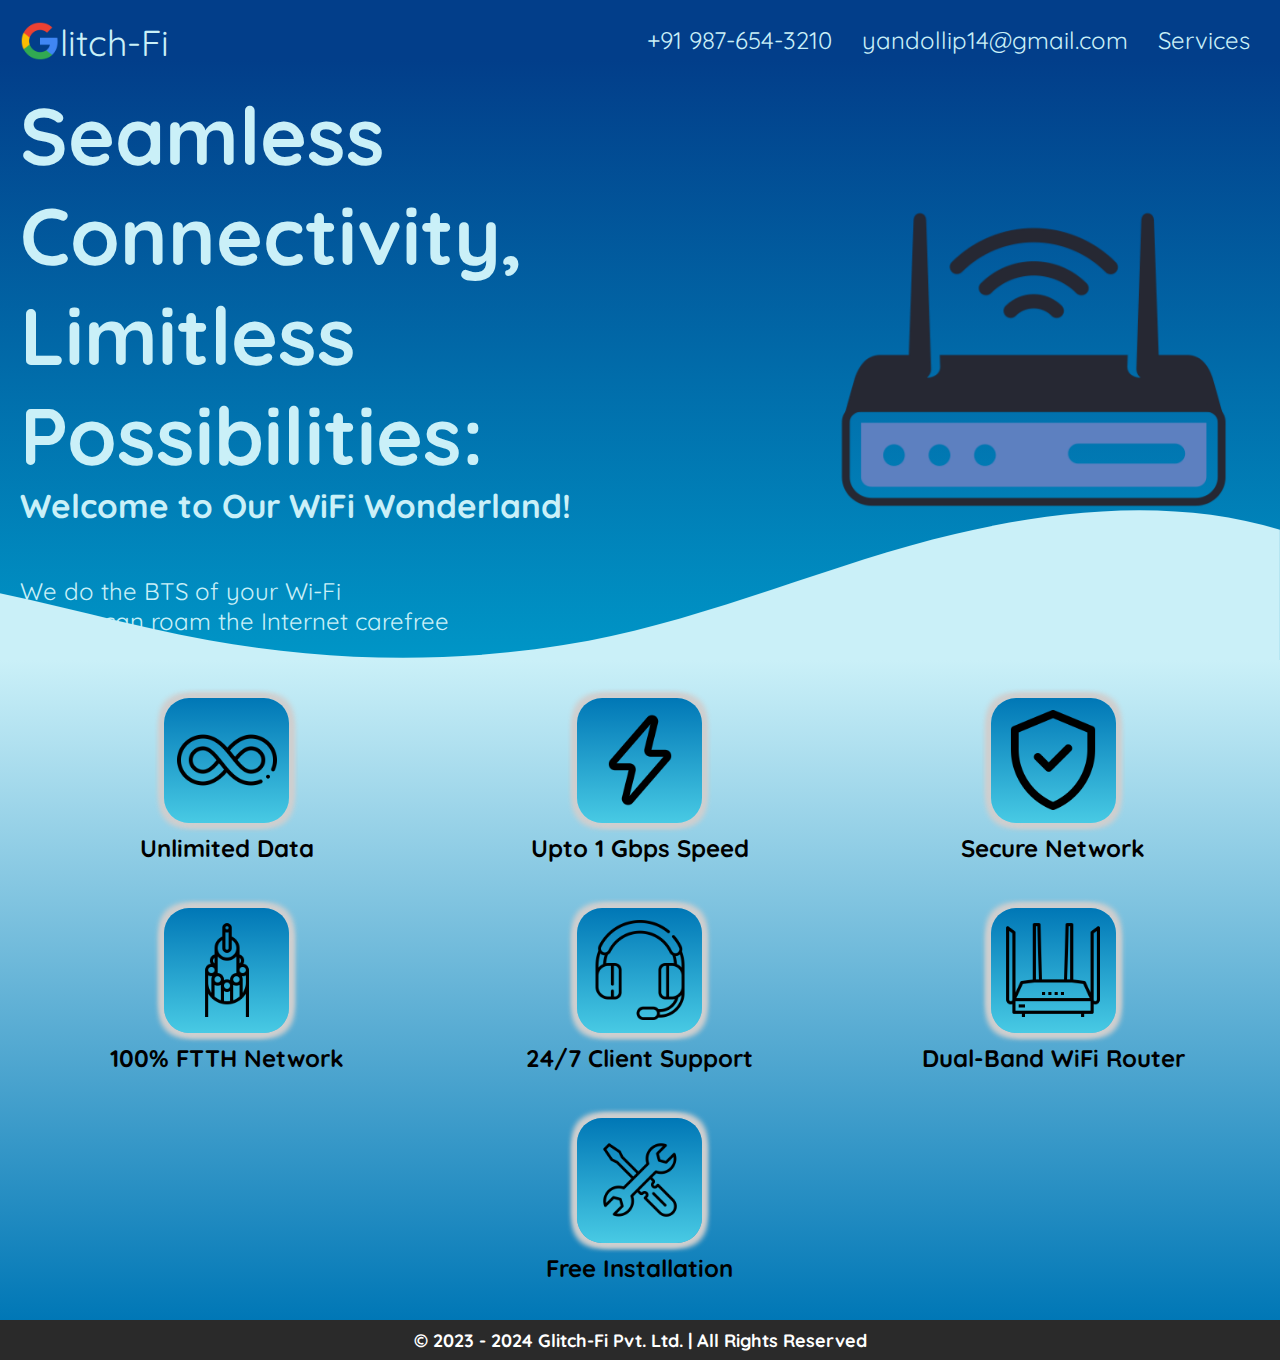
<file: Landing Page/index.html>
<!DOCTYPE html>
<html lang="en">
<head>
	<meta charset="UTF-8">
	<meta name="viewport" content="width=device-width, initial-scale=1.0">
	<title>Glitch-Fi</title>
	<link rel="stylesheet" href="./styles.css">
	<link rel="shortcut icon" href="./images/favicon.png" type="image/x-icon">
	<!-- Fonts -->
	<link rel="preconnect" href="https://fonts.googleapis.com">
	<link rel="preconnect" href="https://fonts.gstatic.com" crossorigin>
	<link href="https://fonts.googleapis.com/css2?family=Quicksand:wght@500&display=swap" rel="stylesheet">
	<!-- Icons -->
	<link rel="stylesheet" href="https://cdnjs.cloudflare.com/ajax/libs/font-awesome/6.5.1/css/all.min.css" integrity="sha512-DTOQO9RWCH3ppGqcWaEA1BIZOC6xxalwEsw9c2QQeAIftl+Vegovlnee1c9QX4TctnWMn13TZye+giMm8e2LwA==" crossorigin="anonymous" referrerpolicy="no-referrer" />
</head>
<body>
		<header class="navbar">
			<a href="" class="logo-text"><img src="./images/google.png" alt="Logo" class="logo">litch-Fi</a>
			<ul>
				<li><a href="tel:+919860826144"><i class="fa-solid fa-phone-volume"></i> +91 987-654-3210</a></li>
				<li><a href="mailto:yandollip14@gmail.com"><i class="fa-solid fa-envelope"></i>  yandollip14@gmail.com</a></li>
				<li><a href="#service">Services</a></li>
			</ul>
		</header>
		<section class="home">
			<div>
				<h1>Seamless Connectivity, <br> Limitless Possibilities:</h1>
				<h5>Welcome to Our WiFi Wonderland!</h5><br>
				<p class="info">
					We do the BTS of your Wi-Fi <br>so you can roam the Internet carefree
				</p>
			</div>
			
			<img src="./images/router.png" alt="router" class="router">
			<div class="wave1">
				<svg data-name="Layer 1" xmlns="http://www.w3.org/2000/svg" viewBox="0 0 1200 120" preserveAspectRatio="none">
					<path d="M321.39,56.44c58-10.79,114.16-30.13,172-41.86,82.39-16.72,168.19-17.73,250.45-.39C823.78,31,906.67,72,985.66,92.83c70.05,18.48,146.53,26.09,214.34,3V0H0V27.35A600.21,600.21,0,0,0,321.39,56.44Z" class="shape-fill"></path>
				</svg>
			</div>
		</section>
		<section class="services" id="service">
			<div class="block-container">
				<div class="block">
					<div class="image-container">
						<img src="./images/services/infinite.png" alt="unlimited-internet">
					</div>
					<div class="text-container">
						Unlimited Data
					</div>
				</div>

				<div class="block">
					<div class="image-container">
						<img src="./images/services/flash.png" alt="fast">
					</div>
					<div class="text-container">
						Upto 1 Gbps Speed
					</div>
				</div>

				<div class="block">
					<div class="image-container">
						<img src="./images/services/secure.png" alt="secure">
					</div>
					<div class="text-container">
						Secure Network
					</div>
				</div>
			</div>

			<div class="block-container">
				<div class="block">
					<div class="image-container">
						<img src="./images/services/optical-fiber.png" alt="optical-fibre">
					</div>
					<div class="text-container">
						100% FTTH Network
					</div>
				</div>

				<div class="block">
					<div class="image-container">
						<img src="./images/services/headphone.png" alt="call-support">
					</div>
					<div class="text-container">
						24/7 Client Support
					</div>
				</div>

				<div class="block">
					<div class="image-container">
						<img src="./images/services/router.png" alt="dual-band">
					</div>
					<div class="text-container">
						Dual-Band WiFi Router
					</div>
				</div>

			</div>
			<div class="block-container">
				<div class="block">
					<div class="image-container">
						<img src="./images/services/free.png" alt="free-services">
					</div>
					<div class="text-container">
						Free Installation
					</div>
				</div>
			</div>

		</section>

		<footer>
			&#169; 2023 - 2024 Glitch-Fi Pvt. Ltd. | All Rights Reserved
		</footer>
</body>
</html>
</file>
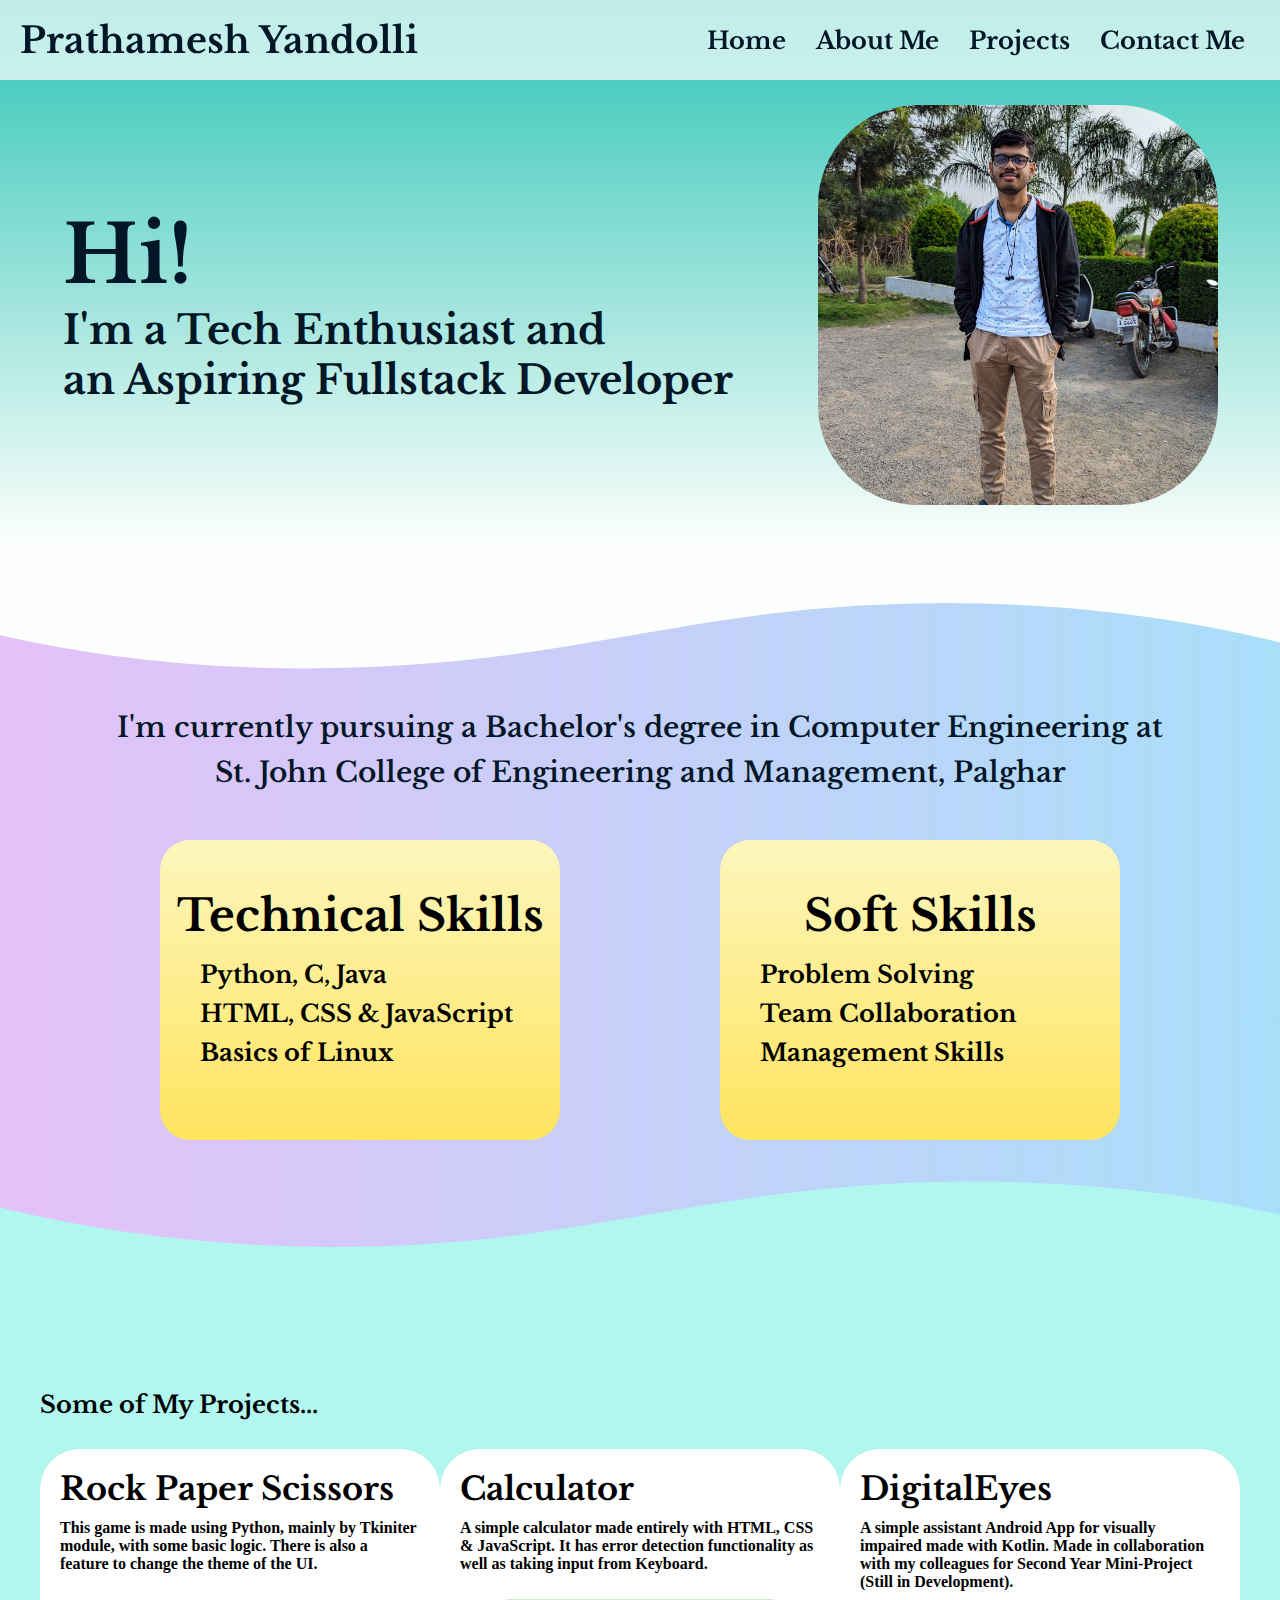
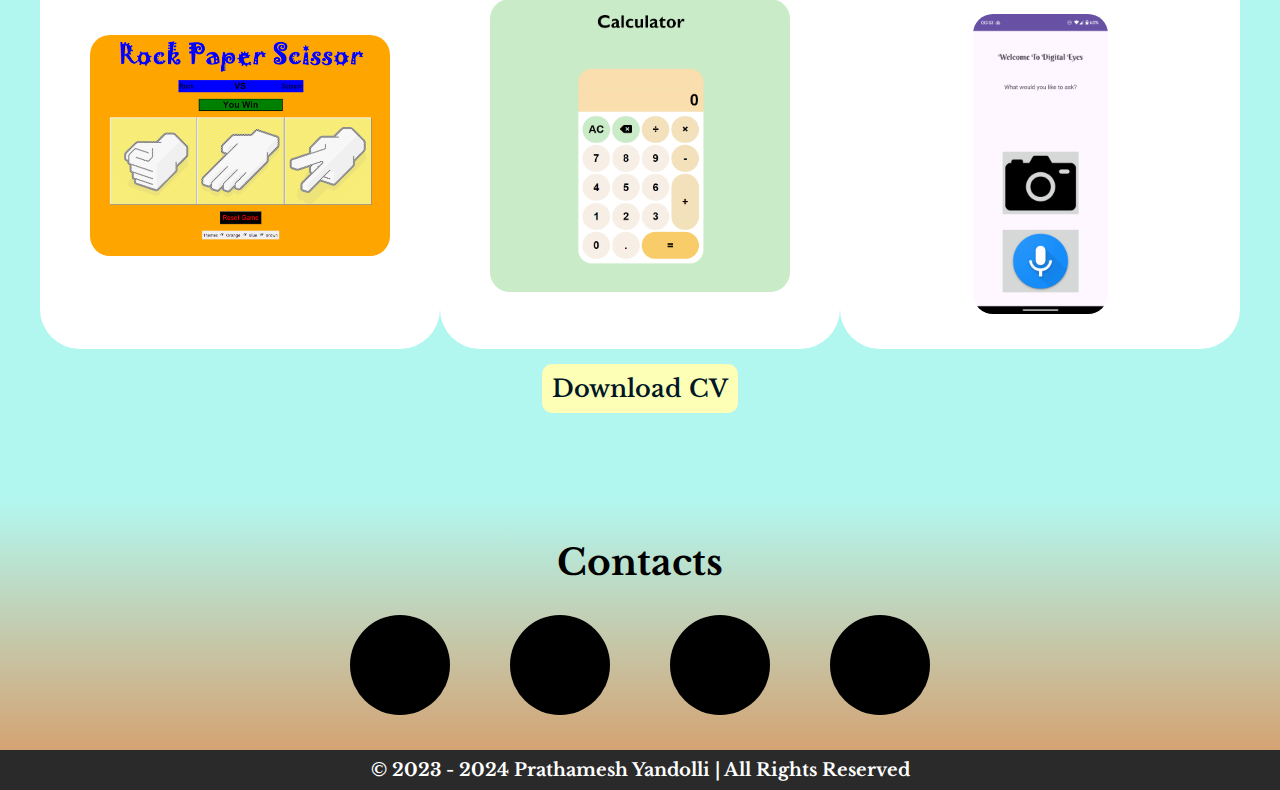
<file: Portfolio/index.html>
<!DOCTYPE html>
<html lang="en">
<head>
	<meta charset="UTF-8">
	<meta name="viewport" content="width=device-width, initial-scale=1.0">
	<link rel="stylesheet" href="styles.css">
	<title>It's Me</title>
	<link rel="shortcut icon" href="./images/favicon.png" type="image/x-icon">
	<!-- icons -->
	<link rel="stylesheet" href="https://cdnjs.cloudflare.com/ajax/libs/font-awesome/6.5.1/css/all.min.css" integrity="sha512-DTOQO9RWCH3ppGqcWaEA1BIZOC6xxalwEsw9c2QQeAIftl+Vegovlnee1c9QX4TctnWMn13TZye+giMm8e2LwA==" crossorigin="anonymous" referrerpolicy="no-referrer" />
</head>
<body>
	<header class="navbar">
		<a href="" class="logo-text">Prathamesh Yandolli</a>
		<ul>
			<li><a href="#home">Home</a></li>
			<li><a href="#aboutMe">About Me</a></li>
			<li><a href="#projects">Projects</a></li>
			<li><a href="#contacts">Contact Me</a></li>
		</ul>
	</header>
	<section class="home" id="home">
		<div>
			<h1>Hi!</h1>
			<p class="info">
				I'm a Tech Enthusiast and <br>an Aspiring Fullstack Developer
			</p>
		</div>
		<img src="./images/portrait.jpg" alt="portrait">
	</section>

	<section class="aboutMe" id="aboutMe">
		<div class="wave-1">
			<svg data-name="Layer 1" xmlns="http://www.w3.org/2000/svg" viewBox="0 0 1200 120" preserveAspectRatio="none">
				<path d="M985.66,92.83C906.67,72,823.78,31,743.84,14.19c-82.26-17.34-168.06-16.33-250.45.39-57.84,11.73-114,31.07-172,41.86A600.21,600.21,0,0,1,0,27.35V120H1200V95.8C1132.19,118.92,1055.71,111.31,985.66,92.83Z" class="shape-fill"></path>
			</svg>
		</div>
		<div class="bio">
			<p>I'm currently pursuing a Bachelor's degree in Computer Engineering at </p>
			<p>St. John College of Engineering and Management, Palghar</p>
		</div>

		<div class="skills">
			<div class="technical-skills">
				<h2>Technical Skills</h2>
				<ul class="technical">
					<li>Python, C, Java</li>
					<li>HTML, CSS & JavaScript</li>
					<li>Basics of Linux</li>
				</ul>
			</div>

			<div class="soft-skills">
				<h2>Soft Skills</h2>
				<ul class="soft">
					<li>Problem Solving</li>
					<li>Team Collaboration</li>
					<li>Management Skills</li>
				</ul>
			</div>
		</div>
		<div class="wave-2">
			<svg data-name="Layer 1" xmlns="http://www.w3.org/2000/svg" viewBox="0 0 1200 120" preserveAspectRatio="none">
				<path d="M985.66,92.83C906.67,72,823.78,31,743.84,14.19c-82.26-17.34-168.06-16.33-250.45.39-57.84,11.73-114,31.07-172,41.86A600.21,600.21,0,0,1,0,27.35V120H1200V95.8C1132.19,118.92,1055.71,111.31,985.66,92.83Z" class="shape-fill"></path>
			</svg>
		</div>
		
	</section>
	
	<section id="projects" class="projects">
		<h2>Some of My Projects...</h2>
		<div class="projects-container">
			<div class="prod">
				<h3>Rock Paper Scissors</h3>
				<p>This game is made using Python, mainly by Tkiniter module, with some basic logic. There is also a feature to change the theme of the UI.</p>
				<div class="image-box">
					<img src="./images/rockpaper.png" alt="image">
				</div>
			</div>

			<div class="prod">
				<h3>Calculator</h3>
				<p>A simple calculator made entirely with HTML, CSS & JavaScript. It has error detection functionality as well as taking input from Keyboard.</p>
				<div class="image-box">
					<img src="./images/calculator.png" alt="">
				</div>
			</div>

			<div class="prod">
				<h3>DigitalEyes</h3>
				<p>A simple assistant Android App for visually impaired made with Kotlin. Made in collaboration with my colleagues for Second Year Mini-Project (Still in Development).</p>
				<div class="image-box">
					<img src="./images/digitaleyes.jpg" alt="">
				</div>
			</div>
		</div>
		<div class="resume">
			<div class="download-button"><a href="./cv.pdf" download="CV - Prathamesh Yandolli">Download CV</a></div>
		</div>
	</section>
	
	<section id="contacts" class="contacts">
		<h1>Contacts</h1>
		<div class="link-container">
			<a href="https://www.linkedin.com/in/prathameshglitch14/" target="_blank">
				<div class="icon linked"><i class="fa-brands fa-linkedin fa-2xl"></i></div>
			</a><a href="https://www.instagram.com/glitch_py/" target="_blank">
				<div class="icon insta"><i class="fa-brands fa-instagram fa-2xl"></i></div>
			</a><a href="https://twitter.com/Glitch1410" target="_blank">
				<div class="icon twit"><i class="fa-brands fa-twitter fa-2xl"></i></div>
			</a><a href="https://github.com/glitch1410" target="_blank">
				<div class="icon git"><i class="fa-brands fa-github fa-2xl"></i></div>
			</a>
		</div>
	</section>

	<footer>
		&#169; 2023 - 2024 Prathamesh Yandolli | All Rights Reserved
	</footer>
</body>
</html>
</file>
<file: Landing Page/styles.css>
html {
	scroll-behavior: smooth;
}

* {
	box-sizing: border-box;
	margin: 0;
	padding: 0;
}

body {
	width: 100%;
	margin: 0;
	padding: 0;
	font-size: 40px;
	font-family: 'Quicksand', sans-serif;
}

section {
	position: relative;
}

/* Navbar */
.navbar {
	width: 100%;
	height: 60px;
	display: flex;
	justify-content: space-between;
	align-items: center;
	background-color: #023E8A;
	font-size: 24px;
	padding-top: 20px;
}

.navbar ul {
	position: relative;
	display: flex;
	justify-content: space-around;
	right: 15px;
}
.navbar ul li {
	list-style: none;
	padding: 15px;
}

.navbar a {
	text-decoration: none;
	color: #CAF0F8;	
	transition: color 0.3s ease-in-out; 
}

.logo {
	position:relative;
	top: 5px;
	left: 20px;
	width: 40px;
	margin-right: 20px;
}

.logo-text {
	font-size: 36px;
}

a:hover {
	color: #66ff8a;
}

/* First section */
.home {
	height: 600px;
	padding: 20px;
	display: flex;
	font-size: 40px;
	justify-content: space-around;
	align-items: center;
	color: #CAF0F8;	
	background: linear-gradient(#023E8A, #0096C7);
}

.router {
	min-width: 200px;
	max-width: 512px;
	position: relative;
	z-index: 1;
}

.info {
	font-size: 24px;
}

.wave1 {
	position: absolute;
    bottom: 0;
    left: 0;
    width: 100%;
    overflow: hidden;
    line-height: 0;
    transform: rotate(180deg);
}

.wave1 svg {
	position: relative;
    display: block;
    width: calc(142% + 1.3px);
    height: 163px;
    transform: rotateY(180deg);
}

.wave1 .shape-fill {
	fill: #CAF0F8;
}

/* Second Section */
.services {
	height: 660px;
	padding: 20px;
	background: linear-gradient(#CAF0F8, #0077B6);
}

.block-container {
	height: 200px;
	display: flex;
	justify-content: space-around;
	align-items: stretch;
	margin-bottom: 10px;
}

.block {
	display: flex;
	flex-direction: column;
	justify-content: center;
	align-items: center;
	width: 33.33333%;
}

.image-container {
	width: 125px;
	height: 125px;
	display: flex;
	flex-direction: column;
	justify-content: center;
	align-items: center;
	background: linear-gradient(#0077B6,#48CAE4);
	box-shadow: 5px 5px 5px #cfcfcf,
				5px -5px 5px #cfcfcf,
				-5px -5px 5px #cfcfcf,
				-5px 5px 5px #cfcfcf;
	border-radius: 25px;
}

.image-container img {
	width: 80%; 
	height: 80%; 
	object-fit: cover; 
}

.text-container {
	margin-top: 10px;
	display: flex;
	justify-content: center;
	align-items: center;
	height: 30px;
	width: 300px;
	font-size: 24px;
	font-weight: 700;
	overflow: hidden;
}



/* Footer */
footer {
	height: 40px;
	display: flex;
	justify-content: center;
	align-items: center;
	font-size: 18px;
	font-weight: 800;
	color: #fff;
	background-color: #2a2a2a;
}
</file>
<file: Portfolio/styles.css>
@import url('https://fonts.googleapis.com/css2?family=Libre+Baskerville&display=swap');
html {
	scroll-behavior: smooth;
}

* {
	box-sizing: border-box;
	margin: 0;
	padding: 0;
}

body {
	width: 100%;
    margin: 0;
    padding: 0;
	font-family: 'Libre Baskerville', serif;
}

section {
	position: relative;
}

/* Navbar */
.navbar {
	position: fixed;
	z-index: 1;
	top: 0;
	width: 100%;
	height: 80px;
	display: flex;
	justify-content: space-between;
	align-items: center;
	background-color: rgba(255,255,255, 0.7);
	font-size: 24px;
	padding: 20px;
}

.navbar ul {
	display: flex;
	justify-content: space-around;
}
.navbar ul li {
	list-style: none;
	padding: 15px;
}

.navbar a {
	font-weight: 700;
	text-decoration: none;
	color: #011627;	
	transition: color 0.3s ease-in-out; 
}

.logo-text {
	font-size: 36px;
}

a:hover {
	color: #ff9c31;
}

.home {
	height: 550px;
	padding: 20px;
	padding-top: 80px;
	display: flex;
	font-size: 40px;
	font-weight: 800;
	justify-content: space-around;
	align-items: center;
	color: #011627;	
	background: linear-gradient(#2EC4B6, #FDFFFC);
}

.home img {
	min-width: 150px;
	max-width: 400px;
	border-radius: 100px;
}

/* About Me */
.aboutMe {
	height: 750px;
	display: flex;
	justify-content: center;
	align-items: center;
	flex-direction: column;
	font-size: 24px;
	background: linear-gradient(0.25turn,#E4C1F9, #a9def9);
}

.aboutMe p{
	margin-bottom: 10px;
}

.wave-1 {
	position: absolute;
	top: -1px;
	left: 0;
	width: 100%;
	overflow: hidden;
	line-height: 0;
	transform: rotate(180deg);
}

.wave-1 svg {
	position: relative;
	display: block;
	width: calc(147% + 1.3px);
	height: 121px;
}

.wave-1 .shape-fill {
	fill: #FDFFFC;
}

.bio {
	display: flex;
	justify-content: center;
	align-items: center;
	flex-direction: column;
	font-size: 28px;
	color: #011627;
	font-weight: 600;
}

.skills {
	width: 100%;
	margin-top: 40px;
	display: flex;
	justify-content: space-evenly;
	align-items: center;
}

.skills li {
	margin-bottom: 10px;
	font-weight: 700;
	font-size: 24px;
}

.skills ul {
	list-style-type: none;
}

.skills h2 {
	font-size: 44px;

}

.technical-skills {
	width: 400px;
	height: 300px;
	position: relative;
	background: linear-gradient(#FCF6BD, #ffe45e);
	border-radius: 30px;
}

.soft-skills {
	width: 400px;
	height: 300px;
	position: relative;
	background: linear-gradient(#FCF6BD, #ffe45e);
	border-radius: 30px;
}

.technical-skills h2{
	width: max-content;
	position: absolute;
	top: 25%;
	left: 50%;
	transform: translate(-50%, -50%);

}

.soft-skills h2{
	width: max-content;
	position: absolute;
	top: 25%;
	left: 50%;
	transform: translate(-50%, -50%);
}

.technical-skills ul {
	width: max-content;
	position: relative;
	top: 40%;
	left: 10%;
}

.soft-skills ul {
	width: max-content;
	position: relative;
	top: 40%;
	left: 10%;
}

.wave-2 {
	position: absolute;
	bottom: -1px;
	left: 0;
	width: 100%;
	overflow: hidden;
	line-height: 0;
}

.wave-2 svg {
	position: relative;
	display: block;
	width: calc(147% + 1.3px);
	height: 121px;
}

.wave-2 .shape-fill {
	fill: #b2f7ef;
}

/* Projects Section */
.projects {
	width: 100%;
	height: 800px;
	padding: 40px;
	padding-top: 90px;
	background-color: #b2f7ef;
}

.projects-container {
	margin-top: 30px;
	display: flex;
	justify-content: space-evenly;
	align-items: center;
}

.prod {
	height: 500px;
	width: 400px;
	padding: 20px;
	border-radius: 40px;
	background-color: #fff;
	margin-bottom: 15px;
}

.prod h3 {
	font-size: 32px;	
}

.prod p {
	font-family:Georgia, 'Times New Roman', Times, serif;
	margin-top: 10px;
	font-weight: 600;
}

.projects-container :nth-child(1) img {
	max-width: 300px;
	border-radius: 20px;
}
.projects-container :nth-child(2) img {
	max-width: 300px;
	border-radius: 20px;
}
.projects-container :nth-child(3) img {
	max-height: 300px;
	max-width: 300px;
	border-radius: 20px;
}

.image-box{
	height: 325px;
	width: 100%;
	padding-top: 20px;
	display: flex;
	justify-content: center;
	align-items: center;
}

.resume {
	display: flex;
	justify-content: center;
	align-items: center;
	width: 100%;
	font-size: 24px;
}

.resume a {
	text-decoration: none;
	color: #011627;
	font-weight: 600;
}

.download-button {
	background-color: #fdffb6;
	border-radius: 10px;
	padding: 10px;
}


/* Contacts Section */

.contacts {
	width: 100%;
	height: 250px;
	padding: 40px;
	background: linear-gradient(#b2f7ef, #d4a373);
	display: flex;
	justify-content: start;
	align-items: center;
	flex-direction: column;
}
.contacts h1 {
	font-size: 36px;
	margin-bottom: 30px;
}

.link-container {
	width: 700px;
	display: flex;
	justify-content: space-evenly;
	align-items: center;
}

.icon {
	width: 100px;
	height: 100px;
	display: flex;
	font-size: 24px;
	justify-content: center;
	align-items: center;
	border-radius: 50px;
	background-color: #000;
}

.link-container a {
	text-decoration: none;
}

.linked {
	color: #0072b1;
}
.twit {
	color: #36D8FF;
}
.git {
	color: #fff;
}
.insta i{
	color: #fff;
}




/* Footer */
footer {
	height: 40px;
	display: flex;
	justify-content: center;
	align-items: center;
	font-size: 18px;
	font-weight: 800;
	color: #fff;
	background-color: #2a2a2a;
}
</file>
